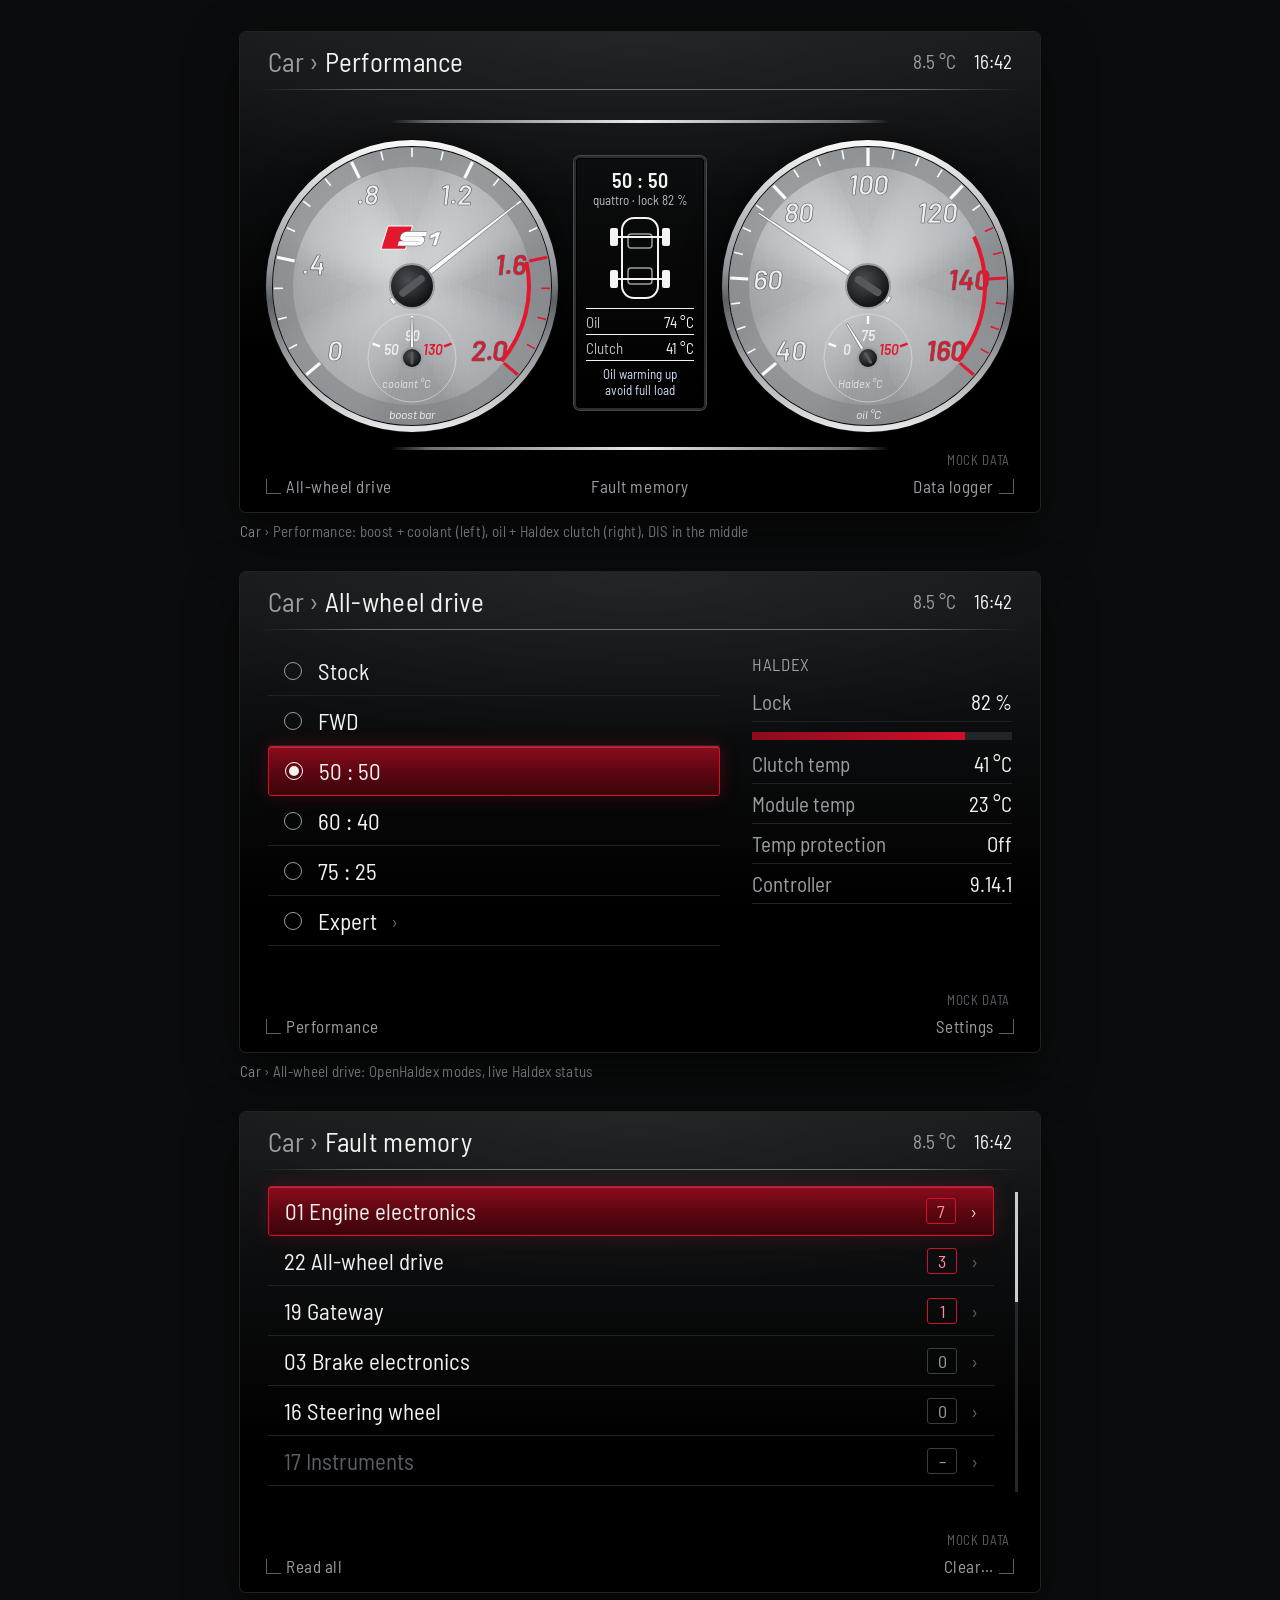
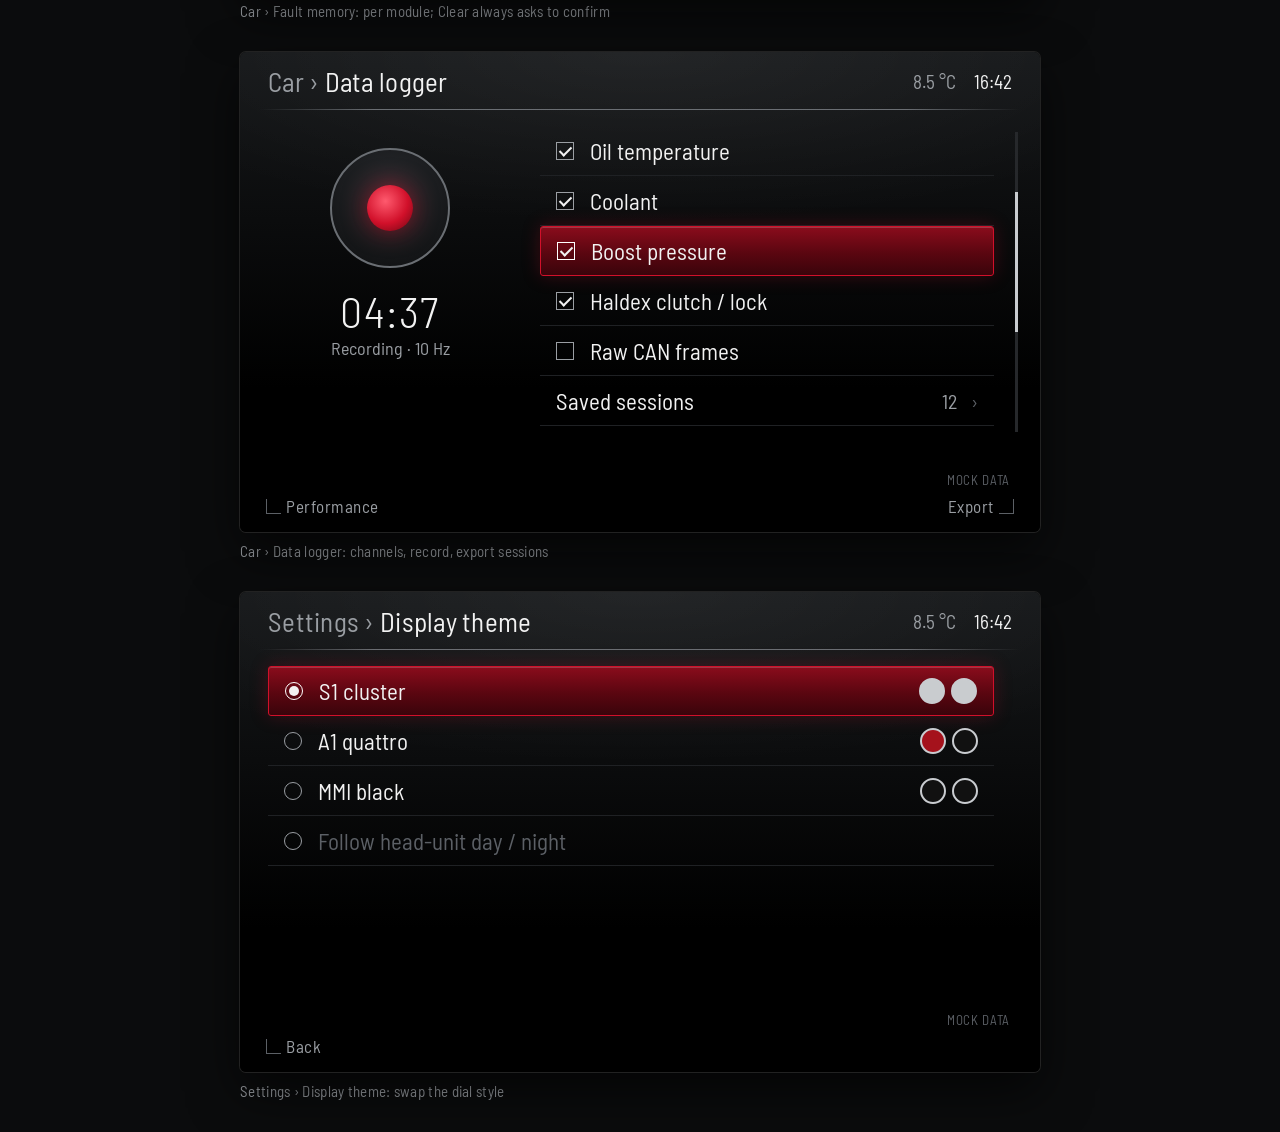
<file: docs/mockup/index.html>
<!doctype html>
<html lang="en">
<head>
<meta charset="utf-8">
<meta name="viewport" content="width=device-width, initial-scale=1">
<title>S1-Dash mockup</title>
<link rel="preconnect" href="https://fonts.googleapis.com">
<link href="https://fonts.googleapis.com/css2?family=Barlow:ital,wght@1,500;1,600;1,700&family=Barlow+Semi+Condensed:wght@300;400;500;600&display=swap" rel="stylesheet">
<style>
  /* Audi RMC / MMI look: black glass, white type, grey secondary, red selection. */
  :root {
    --bg-top: #16181a;
    --bg-bottom: #000;
    --text: #f2f2f2;
    --text-dim: #9a9ea3;
    --text-faint: #5c6066;
    --line: #3a3d41;
    --red: #d1102a;
    --red-dark: #5a0610;
    --blue: #4a8fd6;
    --amber: #e0a020;
  }
  * { box-sizing: border-box; }
  body {
    margin: 0;
    background: #0b0c0d;
    color: var(--text);
    font-family: "Barlow Semi Condensed", "Roboto Condensed", "Arial Narrow", sans-serif;
  }
  .gallery { display: flex; flex-wrap: wrap; gap: 32px; padding: 32px; justify-content: center; }
  figure { margin: 0; }
  figcaption { color: var(--text-dim); font-size: 15px; margin-top: 10px; letter-spacing: .02em; }
  body.single .gallery { padding: 0; gap: 0; }
  body.single figcaption { display: none; }
  body.single figure:not(.show) { display: none; }

  .screen {
    position: relative;
    width: 800px; height: 480px;
    overflow: hidden;
    background:
      radial-gradient(ellipse 120% 60% at 50% 0%, rgba(255,255,255,.06), transparent 60%),
      linear-gradient(180deg, var(--bg-top), var(--bg-bottom) 70%);
    border-radius: 6px;
    box-shadow: 0 0 0 1px #222, 0 20px 50px rgba(0,0,0,.6);
  }
  body.single .screen { border-radius: 0; box-shadow: none; }

  /* Header: menu path left, time + outside temp right, fading rule beneath. */
  .hdr { position: absolute; left: 0; right: 0; top: 0; height: 58px; padding: 0 28px;
         display: flex; align-items: center; justify-content: space-between; }
  .hdr .title { font-size: 27px; font-weight: 400; letter-spacing: .01em; }
  .hdr .title span { color: var(--text-dim); }
  .hdr .status { font-size: 19px; color: var(--text-dim); display: flex; gap: 18px; }
  .hdr .status b { color: var(--text); font-weight: 400; }
  .hdr::after { content: ""; position: absolute; left: 20px; right: 20px; bottom: 0; height: 1px;
                background: linear-gradient(90deg, transparent, #6a6e73 15%, #6a6e73 85%, transparent); }

  /* Corner softkey labels, like the MMI control-button legends. */
  .sk { position: absolute; font-size: 17px; color: var(--text-dim); letter-spacing: .03em; }
  .sk::before { content: ""; position: absolute; width: 14px; height: 14px; border-color: var(--text-faint); border-style: solid; }
  .sk.bl { left: 26px; bottom: 16px; padding-left: 20px; }
  .sk.bl::before { left: 0; bottom: 2px; border-width: 0 0 1px 1px; }
  .sk.br { right: 26px; bottom: 16px; padding-right: 20px; }
  .sk.br::before { right: 0; bottom: 2px; border-width: 0 1px 1px 0; }
  .sk.bm { left: 50%; transform: translateX(-50%); bottom: 16px; }
  .sk.bm::before { display: none; }
  .sk.on { color: var(--text); }

  /* MMI list */
  .list { position: absolute; left: 28px; right: 46px; top: 74px; }
  .row { height: 50px; display: flex; align-items: center; padding: 0 16px; font-size: 23px;
         border-bottom: 1px solid #1f2124; position: relative; }
  .row .val { margin-left: auto; color: var(--text-dim); font-size: 20px; }
  .row .radio { width: 18px; height: 18px; border: 1.5px solid var(--text-dim); border-radius: 50%; margin-right: 16px; position: relative; flex: none; }
  .row .radio.on::after { content: ""; position: absolute; inset: 3px; border-radius: 50%; background: var(--text); }
  .row .box { width: 18px; height: 18px; border: 1.5px solid var(--text-dim); margin-right: 16px; position: relative; flex: none; }
  .row .box.on::after { content: ""; position: absolute; left: 5px; top: 1px; width: 5px; height: 10px; border: solid var(--text); border-width: 0 2px 2px 0; transform: rotate(45deg); }
  .row .chev { color: var(--text-faint); margin-left: 14px; font-size: 20px; }
  .row.sel {
    background: linear-gradient(180deg, #8a0c1c 0%, var(--red-dark) 55%, #3a040b 100%);
    border: 1px solid var(--red);
    border-radius: 3px;
    box-shadow: inset 0 1px 0 rgba(255,255,255,.18), 0 0 18px rgba(209,16,42,.25);
  }
  .row.sel .val, .row.sel .chev { color: #f0d0d4; }
  .row.sel .radio, .row.sel .box { border-color: #fff; }
  .row.dim { color: var(--text-faint); }
  .badge { min-width: 30px; text-align: center; padding: 1px 8px; border-radius: 3px; font-size: 18px; margin-left: auto;
           border: 1px solid var(--line); color: var(--text-dim); }
  .badge.warn { border-color: var(--red); color: #ff8a98; }

  .scroll { position: absolute; right: 22px; top: 80px; width: 3px; height: 300px; background: #26282b; }
  .scroll i { position: absolute; left: 0; right: 0; background: #c9ccd0; }

  /* Side info panel */
  .panel { position: absolute; right: 28px; top: 82px; width: 260px; }
  .panel h4 { margin: 0 0 8px; font-weight: 400; color: var(--text-dim); font-size: 17px; letter-spacing: .04em; text-transform: uppercase; }
  .kv { display: flex; justify-content: space-between; font-size: 21px; padding: 7px 0; border-bottom: 1px solid #1f2124; }
  .kv span { color: var(--text-dim); }
  .bar { height: 8px; background: #222428; margin: 10px 0 4px; position: relative; }
  .bar i { position: absolute; left: 0; top: 0; bottom: 0; background: linear-gradient(90deg, #8a0c1c, var(--red)); }
  .bar i.neutral { background: linear-gradient(90deg, #6a6e73, #e8e8e8); }

  /* Cluster screen: two dials either side of a DIS, like the 8X instrument cluster. */
  .cluster { position: absolute; inset: 58px 0 40px 0; }
  .cluster .trim { position: absolute; left: 150px; right: 150px; height: 3px; border-radius: 2px;
                   background: linear-gradient(90deg, transparent, #6d7175 8%, #e9eaeb 50%, #6d7175 92%, transparent); }
  .cluster .trim.top { top: 30px; }
  .cluster .trim.bot { bottom: 22px; }
  .cluster .dial { position: absolute; top: 46px; width: 300px; height: 300px; }
  .cluster .dial.l { left: 22px; }
  .cluster .dial.r { right: 22px; }
  .cluster .dial svg { width: 300px; height: 300px; display: block; filter: drop-shadow(0 8px 18px rgba(0,0,0,.7)); }

  /* Driver information system: black LCD, white type. */
  .dis { position: absolute; left: 334px; width: 132px; top: 66px; height: 254px; border-radius: 6px;
         background: linear-gradient(180deg, #0c0d0e, #000); border: 2px solid #2b2d30;
         box-shadow: inset 0 0 0 1px #000, 0 0 0 1px #45484c; padding: 10px 10px 8px; font-size: 15px; color: #f4f4f4; }
  .dis .mode { font-size: 20px; font-weight: 600; text-align: center; letter-spacing: .02em; }
  .dis .modesub { text-align: center; font-size: 13px; color: #b9bcbf; margin-bottom: 4px; }
  .dis svg { display: block; margin: 0 auto 4px; }
  .dis .ln { display: flex; justify-content: space-between; border-top: 1px solid #f4f4f4; padding: 4px 0 3px; }
  .dis .ln span { color: #b9bcbf; }
  .dis .msg { font-size: 13px; text-align: center; border-top: 1px solid #f4f4f4; padding-top: 5px; color: #cfe0f4; }

  /* Theme picker swatches */
  .swatch { display: flex; gap: 6px; margin-left: auto; }
  .swatch i { width: 26px; height: 26px; border-radius: 50%; border: 2px solid #c9ccd0; }
  /* Logger */
  .rec { position: absolute; left: 40px; top: 96px; width: 220px; text-align: center; }
  .rec .btn { width: 120px; height: 120px; margin: 0 auto; border-radius: 50%; border: 2px solid #6a6e73;
              display: grid; place-items: center; background: radial-gradient(circle at 50% 35%, #2a2c30, #0c0d0e); }
  .rec .btn i { width: 46px; height: 46px; border-radius: 50%; background: radial-gradient(circle at 40% 35%, #ff5a6e, var(--red) 55%, #6a0612); box-shadow: 0 0 24px rgba(209,16,42,.6); }
  .rec .time { font-size: 44px; font-weight: 300; margin-top: 16px; letter-spacing: .03em; }
  .rec .sub { color: var(--text-dim); font-size: 18px; }
  .logger .list { left: 300px; }
  .mock { position: absolute; right: 30px; bottom: 44px; font-size: 13px; color: var(--text-faint); letter-spacing: .05em; }
</style>
</head>
<body>
<div class="gallery">

  <!-- 1. Performance: cluster-style dials, themed -->
  <figure id="s1">
    <div class="screen">
      <div class="hdr">
        <div class="title"><span>Car ›</span> Performance</div>
        <div class="status"><span>8.5 °C</span><b>16:42</b></div>
      </div>
      <div class="cluster">
        <div class="trim top"></div>
        <div class="dial l" id="dialL"></div>
        <div class="dis">
          <div class="mode">50 : 50</div>
          <div class="modesub">quattro · lock 82 %</div>
          <svg width="70" height="92" viewBox="0 0 70 92">
            <!-- top-down car, axle bars show where torque goes -->
            <rect x="17" y="6" width="36" height="80" rx="12" fill="none" stroke="#f4f4f4" stroke-width="2"/>
            <rect x="23" y="22" width="24" height="14" rx="3" fill="none" stroke="#9a9ea3" stroke-width="1.5"/>
            <rect x="23" y="56" width="24" height="16" rx="3" fill="none" stroke="#9a9ea3" stroke-width="1.5"/>
            <rect x="5" y="16" width="8" height="18" rx="2" fill="#f4f4f4"/>
            <rect x="57" y="16" width="8" height="18" rx="2" fill="#f4f4f4"/>
            <rect x="5" y="58" width="8" height="18" rx="2" fill="#f4f4f4"/>
            <rect x="57" y="58" width="8" height="18" rx="2" fill="#f4f4f4"/>
            <line x1="13" y1="67" x2="57" y2="67" stroke="#f4f4f4" stroke-width="2"/>
            <line x1="13" y1="25" x2="57" y2="25" stroke="#f4f4f4" stroke-width="2"/>
          </svg>
          <div class="ln"><span>Oil</span>74 °C</div>
          <div class="ln"><span>Clutch</span>41 °C</div>
          <div class="msg">Oil warming up<br>avoid full load</div>
        </div>
        <div class="dial r" id="dialR"></div>
        <div class="trim bot"></div>
      </div>
      <div class="sk bl">All-wheel drive</div>
      <div class="sk bm">Fault memory</div>
      <div class="sk br">Data logger</div>
      <div class="mock">MOCK DATA</div>
    </div>
    <figcaption>Car › Performance: boost + coolant (left), oil + Haldex clutch (right), DIS in the middle</figcaption>
  </figure>

  <!-- 2. AWD mode -->
  <figure id="s2">
    <div class="screen">
      <div class="hdr">
        <div class="title"><span>Car ›</span> All-wheel drive</div>
        <div class="status"><span>8.5 °C</span><b>16:42</b></div>
      </div>
      <div class="list" style="right:320px">
        <div class="row"><span class="radio"></span>Stock</div>
        <div class="row"><span class="radio"></span>FWD</div>
        <div class="row sel"><span class="radio on"></span>50 : 50</div>
        <div class="row"><span class="radio"></span>60 : 40</div>
        <div class="row"><span class="radio"></span>75 : 25</div>
        <div class="row"><span class="radio"></span>Expert<span class="chev">›</span></div>
      </div>
      <div class="panel">
        <h4>Haldex</h4>
        <div class="kv"><span>Lock</span>82 %</div>
        <div class="bar"><i style="width:82%"></i></div>
        <div class="kv"><span>Clutch temp</span>41 °C</div>
        <div class="kv"><span>Module temp</span>23 °C</div>
        <div class="kv"><span>Temp protection</span>Off</div>
        <div class="kv"><span>Controller</span>9.14.1</div>
      </div>
      <div class="sk bl">Performance</div>
      <div class="sk br">Settings</div>
      <div class="mock">MOCK DATA</div>
    </div>
    <figcaption>Car › All-wheel drive: OpenHaldex modes, live Haldex status</figcaption>
  </figure>

  <!-- 3. Fault memory -->
  <figure id="s3">
    <div class="screen">
      <div class="hdr">
        <div class="title"><span>Car ›</span> Fault memory</div>
        <div class="status"><span>8.5 °C</span><b>16:42</b></div>
      </div>
      <div class="list">
        <div class="row sel">01 Engine electronics<span class="badge warn">7</span><span class="chev">›</span></div>
        <div class="row">22 All-wheel drive<span class="badge warn">3</span><span class="chev">›</span></div>
        <div class="row">19 Gateway<span class="badge warn">1</span><span class="chev">›</span></div>
        <div class="row">03 Brake electronics<span class="badge">0</span><span class="chev">›</span></div>
        <div class="row">16 Steering wheel<span class="badge">0</span><span class="chev">›</span></div>
        <div class="row dim">17 Instruments<span class="badge">–</span><span class="chev">›</span></div>
      </div>
      <div class="scroll"><i style="top:0;height:110px"></i></div>
      <div class="sk bl">Read all</div>
      <div class="sk br">Clear…</div>
      <div class="mock">MOCK DATA</div>
    </div>
    <figcaption>Car › Fault memory: per module; Clear always asks to confirm</figcaption>
  </figure>

  <!-- 4. Data logger -->
  <figure id="s4">
    <div class="screen logger">
      <div class="hdr">
        <div class="title"><span>Car ›</span> Data logger</div>
        <div class="status"><span>8.5 °C</span><b>16:42</b></div>
      </div>
      <div class="rec">
        <div class="btn"><i></i></div>
        <div class="time">04:37</div>
        <div class="sub">Recording · 10 Hz</div>
      </div>
      <div class="list">
        <div class="row"><span class="box on"></span>Oil temperature</div>
        <div class="row"><span class="box on"></span>Coolant</div>
        <div class="row sel"><span class="box on"></span>Boost pressure</div>
        <div class="row"><span class="box on"></span>Haldex clutch / lock</div>
        <div class="row"><span class="box"></span>Raw CAN frames</div>
        <div class="row">Saved sessions<span class="val">12</span><span class="chev">›</span></div>
      </div>
      <div class="scroll"><i style="top:60px;height:140px"></i></div>
      <div class="sk bl">Performance</div>
      <div class="sk br">Export</div>
      <div class="mock">MOCK DATA</div>
    </div>
    <figcaption>Car › Data logger: channels, record, export sessions</figcaption>
  </figure>

  <!-- 5. Theme picker -->
  <figure id="s5">
    <div class="screen">
      <div class="hdr">
        <div class="title"><span>Settings ›</span> Display theme</div>
        <div class="status"><span>8.5 °C</span><b>16:42</b></div>
      </div>
      <div class="list">
        <div class="row sel"><span class="radio on"></span>S1 cluster<span class="swatch"><i style="background:#c9cccf"></i><i style="background:#c9cccf"></i></span></div>
        <div class="row"><span class="radio"></span>A1 quattro<span class="swatch"><i style="background:#a5121c"></i><i style="background:#111"></i></span></div>
        <div class="row"><span class="radio"></span>MMI black<span class="swatch"><i style="background:#111"></i><i style="background:#111"></i></span></div>
        <div class="row dim"><span class="radio"></span>Follow head-unit day / night</div>
      </div>
      <div class="sk bl">Back</div>
      <div class="mock">MOCK DATA</div>
    </div>
    <figcaption>Settings › Display theme: swap the dial style</figcaption>
  </figure>

</div>
<script>
  // ?s=1..5 shows a single screen at 800x480; &theme=s1|quattro|mmi picks the dial style (used by render.sh).
  const q = new URLSearchParams(location.search);
  const s = q.get("s");
  if (s) { document.body.classList.add("single"); document.getElementById("s" + s).classList.add("show"); }

  // Dial themes. Each face is [centre, edge] of a radial gradient; band = the darker outer tick ring.
  const THEMES = {
    s1: {
      faces: [["#d3d5d7", "#8c8f93"], ["#d3d5d7", "#8c8f93"]], band: "#7e8185", metal: true,
      tick: "#fbfbfb", num: "#eceded", numStroke: "#55585c", sub: "#e4e5e6", needle: "#fafafa", needleEdge: "#55585c",
      red: "#e1182e", badge: "s1",
    },
    quattro: {
      faces: [["#cf2a33", "#5c0a0f"], ["#2b2c2e", "#060606"]], band: null,
      tick: "#f5f5f5", num: "#f5f5f5", numStroke: "none", sub: "#e8e8e8", needle: "#f5f5f5", needleEdge: "#888",
      red: "#ff2a3c", badge: "quattro",
    },
    mmi: {
      faces: [["#1c1e21", "#050505"], ["#1c1e21", "#050505"]], band: null,
      tick: "#f2f2f2", num: "#b8bcc0", numStroke: "none", sub: "#9a9ea3", needle: "#ff3b52", needleEdge: "#ff3b52",
      red: "#d1102a", badge: null,
    },
  };
  const theme = THEMES[q.get("theme")] || THEMES.s1;

  const C = 150;
  const pt = (deg, r, cx = C, cy = C) => [cx + r * Math.cos(deg * Math.PI / 180), cy + r * Math.sin(deg * Math.PI / 180)];
  const arc = (a0, a1, r, cx = C, cy = C) => {
    const [x0, y0] = pt(a0, r, cx, cy), [x1, y1] = pt(a1, r, cx, cy);
    return `M${x0} ${y0} A${r} ${r} 0 ${a1 - a0 > 180 ? 1 : 0} 1 ${x1} ${y1}`;
  };
  const font = `font-family="Barlow, Barlow Semi Condensed, sans-serif" font-style="italic"`;

  // Tapered needle with a short tail, pointing along angle a.
  function needle(a, len, tail, w, cx, cy) {
    const [tx, ty] = pt(a, len, cx, cy), [bx, by] = pt(a + 180, tail, cx, cy);
    const [l1x, l1y] = pt(a - 90, w, bx, by), [l2x, l2y] = pt(a + 90, w, bx, by);
    const [t1x, t1y] = pt(a - 90, 0.9, tx, ty), [t2x, t2y] = pt(a + 90, 0.9, tx, ty);
    return `<polygon points="${l1x},${l1y} ${t1x},${t1y} ${t2x},${t2y} ${l2x},${l2y}" fill="${theme.needle}" stroke="${theme.needleEdge}" stroke-width=".6"/>`;
  }
  // Black chrome centre boss with a slot, as on the 8X cluster.
  function cap(a, r, cx, cy) {
    const [sx, sy] = pt(a, r * .55, cx, cy), [ex, ey] = pt(a + 180, r * .55, cx, cy);
    return `<circle cx="${cx}" cy="${cy}" r="${r + 2}" fill="#9a9da1"/>
      <circle cx="${cx}" cy="${cy}" r="${r}" fill="url(#boss)"/>
      <line x1="${sx}" y1="${sy}" x2="${ex}" y2="${ey}" stroke="#55585c" stroke-width="${r * .35}" stroke-linecap="round"/>`;
  }

  // Audi S badge: red slanted box with a white edge; a wide square-cornered S starts
  // inside the box and runs past its right edge; then the 1. Drawn, not a font.
  function s1Badge(x, y, k) {
    const S = "M37 3.3 H8.4 Q3.3 3.3 3.3 6.8 Q3.3 10.25 8.4 10.25 H28.6 Q33.7 10.25 33.7 13.7 Q33.7 17.2 28.6 17.2 H0";
    const one = "0,5.4 8.6,0 14,0 14,20.5 8.4,20.5 8.4,7.4 1.6,11";
    return `<g transform="translate(${x},${y}) scale(${k}) skewX(-17)">
      <rect x="0" y="0" width="36" height="34" fill="#e1182e" stroke="#fdfdfd" stroke-width="1.4"/>
      <g transform="translate(23,8.5)">
        <path d="${S}" fill="none" stroke="#5f6367" stroke-width="8"/>
        <path d="${S}" fill="none" stroke="#fbfbfb" stroke-width="6.6"/>
      </g>
      <polygon transform="translate(66,8.5)" points="${one}" fill="#fbfbfb" stroke="#5f6367" stroke-width=".8" stroke-linejoin="round"/>
    </g>`;
  }

  // Spun-aluminium look for silver faces: alternating light/dark wedges for the
  // sheen, plus fine radial grain.
  function metalSheen(id) {
    let w = "";
    for (let i = 0; i < 8; i++) {
      const a0 = i * 45 - 70, a1 = a0 + 45, [x0, y0] = pt(a0, 160), [x1, y1] = pt(a1, 160);
      const light = i % 2 === 0;
      w += `<path d="M${C} ${C} L${x0} ${y0} A160 160 0 0 1 ${x1} ${y1} Z" fill="${light ? "#fff" : "#000"}" opacity="${light ? .10 : .06}"/>`;
    }
    return `<defs><filter id="grain${id}" x="0" y="0" width="100%" height="100%">
        <feTurbulence type="fractalNoise" baseFrequency="0.9 0.02" numOctaves="2" seed="3"/>
        <feColorMatrix values="0 0 0 0 1  0 0 0 0 1  0 0 0 0 1  0 0 0 .09 0"/>
      </filter><filter id="soft${id}" x="-20%" y="-20%" width="140%" height="140%"><feGaussianBlur stdDeviation="9"/></filter>
      <clipPath id="faceclip${id}"><circle cx="${C}" cy="${C}" r="139"/></clipPath></defs>
      <g clip-path="url(#faceclip${id})"><g filter="url(#soft${id})">${w}</g>
        <rect x="0" y="0" width="300" height="300" filter="url(#grain${id})" opacity=".8"/></g>`;
  }

  // One cluster dial plus its sub-dial. main/sub: {min,max,val,step,minor,hot,dec,labels}
  function dial(id, side, main, sub, unit, subIcon) {
    const t = theme, face = t.faces[side];
    const START = 140, SWEEP = 260;
    const ang = (v, o = main, st = START, sw = SWEEP) => st + sw * (Math.min(Math.max(v, o.min), o.max) - o.min) / (o.max - o.min);
    let g = `<svg viewBox="0 0 300 300" xmlns="http://www.w3.org/2000/svg"><defs>
      <radialGradient id="face${id}" cx="45%" cy="38%" r="70%"><stop offset="0" stop-color="${face[0]}"/><stop offset="1" stop-color="${face[1]}"/></radialGradient>
      <linearGradient id="bezel${id}" x1="0" y1="0" x2="0" y2="1"><stop offset="0" stop-color="#f7f7f7"/><stop offset=".45" stop-color="#8e9195"/><stop offset=".55" stop-color="#5d6064"/><stop offset="1" stop-color="#e6e7e8"/></linearGradient>
      <radialGradient id="boss" cx="40%" cy="35%" r="70%"><stop offset="0" stop-color="#4a4d51"/><stop offset="1" stop-color="#0d0e0f"/></radialGradient>
    </defs>
      <circle cx="${C}" cy="${C}" r="147" fill="#0b0b0c"/>
      <circle cx="${C}" cy="${C}" r="143" fill="none" stroke="url(#bezel${id})" stroke-width="6"/>
      <circle cx="${C}" cy="${C}" r="139" fill="url(#face${id})"/>`;
    if (t.metal) g += metalSheen(id);
    if (t.band) g += `<circle cx="${C}" cy="${C}" r="129" fill="none" stroke="${t.band}" stroke-width="20" opacity=".55"/>`;
    // ticks
    for (let v = main.min; v <= main.max + 1e-9; v += main.minor) {
      const k = (v - main.min) / main.step, major = Math.abs(k - Math.round(k)) < 1e-6;
      const hot = main.hot != null && v >= main.hot - 1e-9;
      const a = ang(v), [x0, y0] = pt(a, major ? 120 : 129), [x1, y1] = pt(a, 138);
      g += `<line x1="${x0}" y1="${y0}" x2="${x1}" y2="${y1}" stroke="${hot ? t.red : t.tick}" stroke-width="${major ? 3.2 : 1.6}"/>`;
      if (major) {
        const [nx, ny] = pt(a, 101);
        const txt = main.labels ? main.labels(v) : (+v.toFixed(main.dec || 0));
        g += `<text x="${nx}" y="${ny + 10}" fill="${hot ? t.red : t.num}" stroke="${t.numStroke}" stroke-width=".6" font-size="28" font-weight="600" text-anchor="middle" ${font}>${txt}</text>`;
      }
    }
    if (main.hot != null) g += `<path d="${arc(ang(main.hot), ang(main.max), 117)}" fill="none" stroke="${t.red}" stroke-width="4"/>`;
    // badge
    if (t.badge === "s1" && side === 0) g += s1Badge(126, 90, 0.68); // whole badge centred on the dial
    if (t.badge === "quattro" && side === 0) g += `<text x="${C}" y="98" fill="#f5f5f5" font-size="19" font-weight="600" text-anchor="middle" letter-spacing="1" ${font}>quattro</text>`;
    // unit label along the bottom, like "1/min x1000"
    g += `<text x="${C}" y="283" fill="${t.num}" font-size="12" text-anchor="middle" ${font}>${unit}</text>`;
    // sub-dial
    const SX = C, SY = 222, SR = 44, SST = 200, SSW = 140;
    const sang = v => ang(v, sub, SST, SSW);
    g += `<circle cx="${SX}" cy="${SY}" r="${SR}" fill="none" stroke="${t.sub}" stroke-width="1" opacity=".6"/>`;
    sub.marks.forEach(v => {
      const hot = sub.hot != null && v >= sub.hot;
      const a = sang(v), [x0, y0] = pt(a, SR - 10, SX, SY), [x1, y1] = pt(a, SR - 2, SX, SY), [nx, ny] = pt(a, SR - 22, SX, SY);
      g += `<line x1="${x0}" y1="${y0}" x2="${x1}" y2="${y1}" stroke="${hot ? t.red : t.tick}" stroke-width="2.4"/>
        <text x="${nx}" y="${ny + 5}" fill="${hot ? t.red : t.num}" font-size="14" font-weight="600" text-anchor="middle" ${font}>${v}</text>`;
    });
    g += `<text x="${SX - 30}" y="${SY + 30}" fill="${t.sub}" font-size="11" ${font}>${subIcon}</text>`;
    g += needle(sang(sub.val), SR - 4, 8, 2, SX, SY) + cap(sang(sub.val), 9, SX, SY);
    // main needle + boss
    g += needle(ang(main.val), 132, 26, 3.4, C, C) + cap(ang(main.val), 21, C, C);
    g += `</svg>`;
    document.getElementById(id).innerHTML = g;
  }

  // Left: boost with coolant sub-dial (where the OEM coolant gauge sits). Right: oil with Haldex clutch sub-dial.
  dial("dialL", 0,
    { min: 0, max: 2, val: 1.4, step: 0.4, minor: 0.1, hot: 1.6, dec: 1, labels: v => v === 0 ? "0" : v.toFixed(1).replace(/^0/, "") },
    { min: 50, max: 130, val: 90, marks: [50, 90, 130], hot: 130 }, "boost bar", "coolant °C");
  dial("dialR", 1,
    { min: 40, max: 160, val: 74, step: 20, minor: 5, hot: 130 },
    { min: 0, max: 150, val: 41, marks: [0, 75, 150], hot: 150 }, "oil °C", "Haldex °C");
</script>
</body>
</html>
</file>
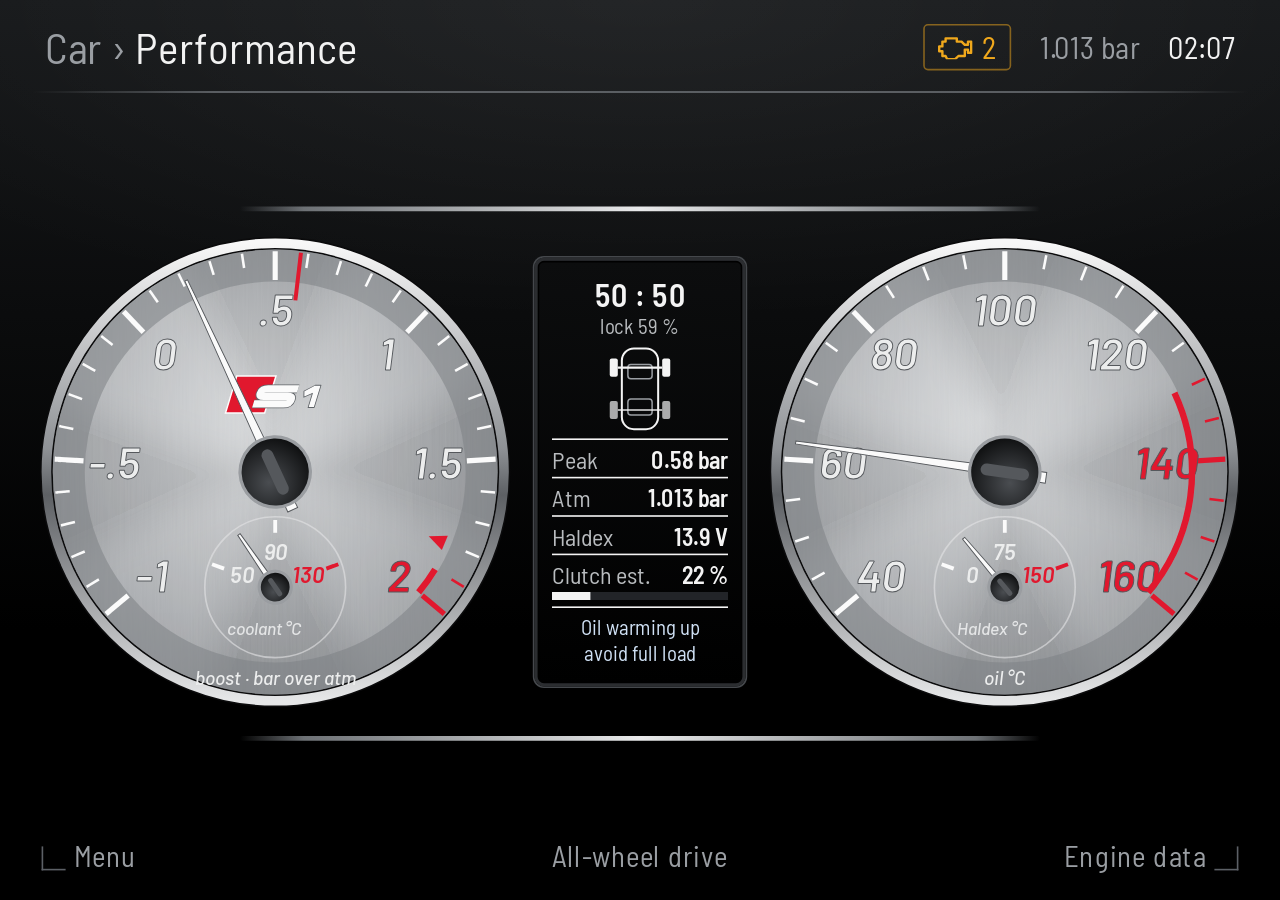
<file: app/src/main/assets/ui/index.html>
<!doctype html>
<html lang="en">
<head>
<meta charset="utf-8">
<meta name="viewport" content="width=device-width, initial-scale=1, maximum-scale=1, user-scalable=no">
<title>S1 Dash</title>
<link rel="stylesheet" href="app.css">
</head>
<body>
<div id="stage">

  <!-- Car menu -->
  <section class="screen" id="menu">
    <div class="hdr"><div class="title">Car</div><div class="status"><span class="dtc" data-go="faults"></span><span class="amb"></span><b class="clock"></b></div></div>
    <div class="list">
      <div class="row" data-go="perf">Performance<span class="chev" style="margin-left:auto">›</span></div>
      <div class="row" id="m-carplay" style="display:none">CarPlay<span class="val" id="m-cpname"></span><span class="chev">↗</span></div>
      <div class="row" data-go="sport">RS mode<span class="val">g-force, power</span><span class="chev">›</span></div>
      <div class="row" data-go="awd">All-wheel drive<span class="val" id="m-mode"></span><span class="chev">›</span></div>
      <div class="row" data-go="engine">Engine data<span class="chev" style="margin-left:auto">›</span></div>
      <div class="row" data-go="faults">Fault memory<span class="val" id="m-dtc"></span><span class="chev">›</span></div>
      <div class="row" data-go="logger">Data logger<span class="val" id="m-log"></span><span class="chev">›</span></div>
      <div class="row" data-go="tune">ECU files<span class="val" id="m-tune"></span><span class="chev">›</span></div>
      <div class="row" data-go="settings">Settings<span class="chev" style="margin-left:auto">›</span></div>
      <div class="row" id="open-simos">Open SimosTools<span class="val">frees the dongle</span><span class="chev">↗</span></div>
    </div>
    <div class="sk bl" data-go="perf">Performance</div>
  </section>

  <!-- Performance: cluster-style dials -->
  <section class="screen" id="perf">
    <div class="hdr"><div class="title"><span>Car ›</span> Performance</div><div class="status"><span class="dtc" data-go="faults"></span><span class="amb"></span><b class="clock"></b></div></div>
    <div class="cluster" id="cluster">
      <div class="trim top"></div>
      <div class="dial l" id="dialL"></div>
      <div class="dis" data-go="awd">
        <div class="mode" id="d-mode">--</div>
        <div class="modesub" id="d-lock">lock -- %</div>
        <svg width="48" height="58" viewBox="0 0 70 92">
          <rect x="17" y="6" width="36" height="80" rx="12" fill="none" stroke="#f4f4f4" stroke-width="2"/>
          <rect x="23" y="22" width="24" height="14" rx="3" fill="none" stroke="#9a9ea3" stroke-width="1.5"/>
          <rect x="23" y="56" width="24" height="16" rx="3" fill="none" stroke="#9a9ea3" stroke-width="1.5"/>
          <rect x="5" y="16" width="8" height="18" rx="2" fill="#f4f4f4"/>
          <rect x="57" y="16" width="8" height="18" rx="2" fill="#f4f4f4"/>
          <rect class="rear" x="5" y="58" width="8" height="18" rx="2" fill="#f4f4f4"/>
          <rect class="rear" x="57" y="58" width="8" height="18" rx="2" fill="#f4f4f4"/>
          <line x1="13" y1="25" x2="57" y2="25" stroke="#f4f4f4" stroke-width="2"/>
          <line class="rear" x1="13" y1="67" x2="57" y2="67" stroke="#f4f4f4" stroke-width="2"/>
        </svg>
        <div class="ln"><span id="d-k1">Peak</span><b id="d-v1">--</b></div>
        <div class="ln"><span id="d-k2">Atm</span><b id="d-v2">--</b></div>
        <div class="ln"><span id="d-k3">Haldex</span><b id="d-v3">--</b></div>
        <div class="ln"><span id="d-k4">Clutch est.</span><b id="d-v4">--</b></div>
        <div class="cbar"><i id="d-clutchbar" style="width:0%"></i></div>
        <div class="msg" id="d-msg"></div>
      </div>
      <div class="dial r" id="dialR"></div>
      <div class="trim bot"></div>
    </div>
    <div class="stats" id="perf-stats"><div class="tiles" id="perf-tiles"></div></div>
    <div class="sk bl" data-go="menu">Menu</div>
    <div class="sk bm" data-go="awd">All-wheel drive</div>
    <div class="sk br" data-go="engine">Engine data</div>
  </section>

  <!-- RS mode (like the RS screens in Audi's virtual cockpit): g-force circle and the numbers that matter on a fast road -->
  <section class="screen" id="sport">
    <div class="hdr"><div class="title"><span>Car ›</span> RS mode</div><div class="status"><span class="dtc" data-go="faults"></span><span class="amb"></span><b class="clock"></b></div></div>
    <div class="sp" id="sp">
      <div class="gwrap"><svg id="gsvg" width="360" height="360" viewBox="-180 -180 360 360"></svg><div class="gnote" id="g-note"></div></div>
      <div class="gside">
        <div class="gnow"><div><span>Lateral</span><b id="g-lat">--</b></div><div><span id="g-lonl">Long.</span><b id="g-lon">--</b></div></div>
        <h4>Peaks<span class="btn" id="g-reset">Reset</span></h4>
        <div class="gpk"><div><span>Left</span><b id="pk-l">--</b></div><div><span>Right</span><b id="pk-r">--</b></div>
          <div><span>Braking</span><b id="pk-b">--</b></div><div><span>Accel.</span><b id="pk-a">--</b></div></div>
        <div class="kv"><span>Power (ECU est.)</span><b id="sp-pow">--</b></div>
        <div class="kv"><span>Boost</span><b id="sp-boost">--</b></div>
        <div class="kv"><span>Oil</span><b id="sp-oil">--</b></div>
        <div class="kv"><span>Haldex lock</span><b id="sp-lock">--</b></div>
      </div>
    </div>
    <div class="sk bl" data-back>Back</div>
    <div class="sk br" data-go="perf">Performance</div>
  </section>

  <!-- All-wheel drive -->
  <section class="screen" id="awd">
    <div class="hdr"><div class="title"><span>Car ›</span> All-wheel drive</div><div class="status"><span class="dtc" data-go="faults"></span><span class="amb"></span><b class="clock"></b></div></div>
    <div class="list" id="modes" style="right:340px"></div>
    <div class="panel">
      <h4>Haldex</h4>
      <div class="kv"><span>Lock</span><b id="a-lock">--</b></div>
      <div class="bar"><i id="a-lockbar" style="width:0%"></i></div>
      <div class="kv"><span>Target</span><b id="a-target">--</b></div>
      <div class="kv"><span>Clutch temp</span><b id="a-clutch">--</b></div>
      <div class="kv"><span>Module temp</span><b id="a-module">--</b></div>
      <div class="kv"><span>Voltage</span><b id="a-volts">--</b></div>
      <div class="kv"><span>Temp protection</span><b id="a-prot">--</b></div>
      <div class="kv"><span>OpenHaldex</span><b id="a-oh">--</b></div>
      <div class="kv"><span>Forced by</span><b id="a-ovr">--</b></div>
    </div>
    <div class="sk bl" data-back>Back</div>
    <div class="sk br" data-go="perf">Performance</div>
  </section>

  <!-- Engine data: the SimosTools set -->
  <section class="screen" id="engine">
    <div class="hdr"><div class="title"><span>Car ›</span> Engine data</div><div class="status"><span class="dtc" data-go="faults"></span><span class="amb"></span><b class="clock"></b></div></div>
    <div class="grid"><div class="tiles" id="eng-tiles"></div></div>
    <div class="sk bl" data-back>Back</div>
    <div class="sk bm" id="eng-status"></div>
    <div class="sk br" data-go="perf">Performance</div>
  </section>

  <!-- Fault memory -->
  <section class="screen" id="faults">
    <div class="hdr"><div class="title"><span>Car ›</span> Fault memory</div><div class="status"><span class="amb"></span><b class="clock"></b></div></div>
    <div class="list" id="fault-list"></div>
    <div class="sk bl" data-back>Back</div>
    <div class="sk bm" id="f-read">Read</div>
    <div class="sk br" id="f-clear">Clear…</div>
  </section>

  <!-- Data logger -->
  <section class="screen logger" id="logger">
    <div class="hdr"><div class="title"><span>Car ›</span> Data logger</div><div class="status"><span class="dtc" data-go="faults"></span><span class="amb"></span><b class="clock"></b></div></div>
    <div class="rec" id="rec">
      <div class="btn" id="rec-btn"><i></i></div>
      <div class="time" id="rec-time">00:00</div>
      <div class="note" id="rec-note">Tap to record · 10 Hz</div>
    </div>
    <div class="list" id="log-list"></div>
    <div class="sk bl" data-back>Back</div>
  </section>

  <!-- ECU files: CAL slots, flashed by SimosTools -->
  <section class="screen" id="tune">
    <div class="hdr"><div class="title"><span>Car ›</span> ECU files</div><div class="status"><span class="amb"></span><b class="clock"></b></div></div>
    <div class="list" id="tune-list"></div>
    <div class="sk bl" id="tune-left"></div>
    <div class="sk br" id="tune-right"></div>
  </section>

  <!-- Settings -->
  <section class="screen" id="settings">
    <div class="hdr"><div class="title"><span>Car ›</span> Settings</div><div class="status"><span class="amb"></span><b class="clock"></b></div></div>
    <div class="list" id="set-list"></div>
    <div class="sk bl" data-back>Back</div>
    <div class="sk br" id="ver"></div>
  </section>

  <div class="modal" id="modal"><div class="box">
    <h3 id="m-title"></h3><p id="m-text"></p><div class="mlist" id="m-list"></div>
    <div class="actions"><div id="m-cancel">Cancel</div><div class="go" id="m-ok">OK</div></div>
  </div></div>
</div>
<script src="app.js"></script>
</body>
</html>
</file>
<file: app/src/main/assets/ui/app.css>
/* Audi RMC / MMI look: black glass, white type, grey secondary, red selection.
   Written for old Android WebViews too (Android 9 head units): no `inset`,
   no flexbox `gap`, no optional chaining in the JS. */
@font-face { font-family: "Barlow"; font-style: italic; font-weight: 500; src: url(fonts/Barlow-MediumItalic.ttf); }
@font-face { font-family: "Barlow"; font-style: italic; font-weight: 600; src: url(fonts/Barlow-SemiBoldItalic.ttf); }
@font-face { font-family: "Barlow"; font-style: italic; font-weight: 700; src: url(fonts/Barlow-BoldItalic.ttf); }
@font-face { font-family: "BSC"; font-weight: 300; src: url(fonts/BarlowSemiCondensed-Light.ttf); }
@font-face { font-family: "BSC"; font-weight: 400; src: url(fonts/BarlowSemiCondensed-Regular.ttf); }
@font-face { font-family: "BSC"; font-weight: 500; src: url(fonts/BarlowSemiCondensed-Medium.ttf); }
@font-face { font-family: "BSC"; font-weight: 600; src: url(fonts/BarlowSemiCondensed-SemiBold.ttf); }

:root {
  --text: #f2f2f2;
  --text-dim: #9a9ea3;
  --text-faint: #5c6066;
  --line: #3a3d41;
  --red: #d1102a;
  --red-dark: #5a0610;
  --blue: #4a8fd6;
  --amber: #f0a81c;
}
* { box-sizing: border-box; -webkit-tap-highlight-color: transparent; -webkit-user-select: none; user-select: none; }
html, body { margin: 0; height: 100%; overflow: hidden; background: #000; color: var(--text);
  font-family: "BSC", "Roboto Condensed", "Arial Narrow", sans-serif; }

/* The stage is laid out in logical px (480 tall in landscape) and scaled to fit the screen. */
#stage { position: absolute; left: 0; top: 0; transform-origin: 0 0; overflow: hidden;
  background:
    radial-gradient(ellipse 120% 60% at 50% 0%, rgba(255,255,255,.06), transparent 60%),
    linear-gradient(180deg, #16181a, #000 70%); }

.screen { position: absolute; left: 0; top: 0; right: 0; bottom: 0; display: none; }
.screen.on { display: block; }

.hdr { position: absolute; left: 0; right: 0; top: 0; height: 58px; padding: 0 28px;
  display: flex; align-items: center; justify-content: space-between; }
.hdr .title { font-size: 27px; font-weight: 400; letter-spacing: .01em; white-space: nowrap; }
.hdr .title span { color: var(--text-dim); }
.hdr .status { font-size: 19px; color: var(--text-dim); display: flex; align-items: center; }
.hdr .status > * { margin-left: 18px; }
.hdr .status b { color: var(--text); font-weight: 400; }
.hdr::after { content: ""; position: absolute; left: 20px; right: 20px; bottom: 0; height: 1px;
  background: linear-gradient(90deg, transparent, #6a6e73 15%, #6a6e73 85%, transparent); }
.dtc { display: none; align-items: center; color: var(--amber); font-size: 19px; padding: 2px 8px;
  border: 1px solid rgba(240,168,28,.5); border-radius: 3px; }
.dtc.show { display: flex; }
.dtc svg { margin-right: 6px; }
.cp { display: none; color: var(--text); font-size: 17px; padding: 2px 10px; border: 1px solid var(--line); border-radius: 3px; white-space: nowrap; cursor: pointer; }
.cp:active { border-color: var(--red); background: var(--red-dark); }
.ovr { display: none; color: var(--amber); font-size: 17px; padding: 2px 8px; border: 1px solid rgba(240,168,28,.6); border-radius: 3px; white-space: nowrap; }
.simos { display: none; color: var(--blue); font-size: 17px; padding: 2px 8px; border: 1px solid rgba(74,143,214,.6); border-radius: 3px; white-space: nowrap; }

.sk { position: absolute; font-size: 18px; color: var(--text-dim); letter-spacing: .03em; padding: 6px 0; }
.sk:active { color: #fff; }
.sk::before { content: ""; position: absolute; width: 14px; height: 14px; border-color: var(--text-faint); border-style: solid; }
.sk.bl { left: 26px; bottom: 10px; padding-left: 20px; }
.sk.bl::before { left: 0; bottom: 8px; border-width: 0 0 1px 1px; }
.sk.br { right: 26px; bottom: 10px; padding-right: 20px; }
.sk.br::before { right: 0; bottom: 8px; border-width: 0 1px 1px 0; }
.sk.bm { left: 50%; transform: translateX(-50%); bottom: 10px; }
.sk.bm::before { display: none; }

/* MMI list */
.list { position: absolute; left: 28px; right: 40px; top: 72px; bottom: 54px; overflow-y: auto; -webkit-overflow-scrolling: touch; }
.list::-webkit-scrollbar, .grid::-webkit-scrollbar, .stats::-webkit-scrollbar { width: 3px; }
.list::-webkit-scrollbar-track, .grid::-webkit-scrollbar-track, .stats::-webkit-scrollbar-track { background: #26282b; }
.list::-webkit-scrollbar-thumb, .grid::-webkit-scrollbar-thumb, .stats::-webkit-scrollbar-thumb { background: #c9ccd0; }
.row { min-height: 52px; display: flex; align-items: center; padding: 0 16px; font-size: 23px;
  border-bottom: 1px solid #1f2124; position: relative; border-left: 1px solid transparent; border-right: 1px solid transparent; }
.row.head { min-height: 40px; font-size: 16px; color: var(--text-dim); letter-spacing: .06em; text-transform: uppercase; padding-top: 10px; border-bottom-color: #2c2f33; }
.row .val { margin-left: auto; color: var(--text-dim); font-size: 21px; }
.row .radio { width: 18px; height: 18px; border: 1.5px solid var(--text-dim); border-radius: 50%; margin-right: 16px; position: relative; flex: none; }
.row .radio.on::after { content: ""; position: absolute; left: 3px; top: 3px; right: 3px; bottom: 3px; border-radius: 50%; background: var(--text); }
.row .box { width: 18px; height: 18px; border: 1.5px solid var(--text-dim); margin-right: 16px; position: relative; flex: none; }
/* A checkbox inside a dialog (.box there is the dialog itself) */
.row .tick { width: 18px; height: 18px; border: 1.5px solid var(--text-dim); margin-right: 16px; position: relative; flex: none; }
.row .tick.on::after { content: ""; position: absolute; left: 5px; top: 1px; width: 5px; height: 10px; border: solid var(--text); border-width: 0 2px 2px 0; transform: rotate(45deg); }
.row .box.on::after { content: ""; position: absolute; left: 5px; top: 1px; width: 5px; height: 10px; border: solid var(--text); border-width: 0 2px 2px 0; transform: rotate(45deg); }
.row .chev { color: var(--text-faint); margin-left: 14px; font-size: 20px; }
.row:active, .row.sel {
  background: linear-gradient(180deg, #8a0c1c 0%, var(--red-dark) 55%, #3a040b 100%);
  border: 1px solid var(--red); border-radius: 3px;
  box-shadow: inset 0 1px 0 rgba(255,255,255,.18), 0 0 18px rgba(209,16,42,.25); }
.row.head:active { background: none; border-color: transparent; box-shadow: none; border-bottom-color: #2c2f33; }
.row.sel .val, .row.sel .chev, .row:active .val { color: #f0d0d4; }
.row.dim { color: var(--text-faint); }
.row input { margin-left: auto; width: 260px; background: #111214; color: var(--text); border: 1px solid var(--line);
  font: inherit; font-size: 20px; padding: 6px 10px; border-radius: 3px; -webkit-user-select: text; user-select: text; }
.row .btn { margin-left: 12px; padding: 4px 16px; border: 1px solid var(--line); border-radius: 3px; font-size: 20px; color: var(--text); }
.row .btn:active { border-color: var(--red); background: var(--red-dark); }
.row .btn.on { border-color: var(--red); background: var(--red-dark); }
.badge { min-width: 30px; text-align: center; padding: 1px 8px; border-radius: 3px; font-size: 18px; margin-left: auto;
  border: 1px solid var(--line); color: var(--text-dim); }
.badge.warn { border-color: var(--red); color: #ff8a98; }
.sub { color: var(--text-dim); font-size: 17px; margin-left: 12px; }

/* Side info panel (All-wheel drive) */
.panel { position: absolute; right: 28px; top: 80px; width: 280px; }
.panel h4 { margin: 0 0 8px; font-weight: 400; color: var(--text-dim); font-size: 17px; letter-spacing: .04em; text-transform: uppercase; }
.kv { display: flex; justify-content: space-between; font-size: 21px; padding: 7px 0; border-bottom: 1px solid #1f2124; }
.kv span { color: var(--text-dim); }
.bar { height: 8px; background: #222428; margin: 10px 0 4px; position: relative; }
.bar i { position: absolute; left: 0; top: 0; bottom: 0; background: linear-gradient(90deg, #8a0c1c, var(--red)); }

/* Cluster */
.cluster { position: absolute; top: 58px; width: 800px; height: 382px; }
.cluster .trim { position: absolute; left: 150px; right: 150px; height: 3px; border-radius: 2px;
  background: linear-gradient(90deg, transparent, #6d7175 8%, #e9eaeb 50%, #6d7175 92%, transparent); }
.cluster .trim.top { top: 30px; }
.cluster .trim.bot { bottom: 18px; }
.dial { position: absolute; top: 46px; width: 300px; height: 300px; }
.dial.l { left: 22px; }
.dial.r { right: 22px; }
.dial svg { width: 300px; height: 300px; display: block; }
.dis { position: absolute; left: 334px; width: 132px; top: 62px; height: 268px; border-radius: 6px;
  background: linear-gradient(180deg, #0c0d0e, #000); border: 2px solid #2b2d30;
  box-shadow: inset 0 0 0 1px #000, 0 0 0 1px #45484c; padding: 9px 9px 8px; font-size: 15px; color: #f4f4f4; overflow: hidden; }
.dis .mode { font-size: 20px; font-weight: 600; text-align: center; letter-spacing: .02em; }
.dis .modesub { text-align: center; font-size: 13px; color: #b9bcbf; margin-bottom: 2px; }
.dis svg { display: block; margin: 0 auto 2px; }
.dis .ln { display: flex; justify-content: space-between; border-top: 1px solid #f4f4f4; padding: 3px 0 2px; }
.dis .ln span { color: #b9bcbf; }
.dis .cbar { height: 5px; background: #222428; margin-bottom: 4px; position: relative; }
.dis .cbar i { position: absolute; left: 0; top: 0; bottom: 0; background: #f4f4f4; }
.dis .cbar.warn i { background: var(--amber); }
.dis .cbar.alarm i { background: #ff6b7d; }
.dis .msg { font-size: 13px; text-align: center; border-top: 1px solid #f4f4f4; padding-top: 4px; color: #cfe0f4; min-height: 34px; }
.dis .msg.warn { color: var(--amber); }
.dis .msg.alarm { color: #ff6b7d; }

/* Extra stats beside or below the cluster on big screens */
.stats { position: absolute; display: none; }
.stats.on { display: block; }
.tiles { display: flex; flex-wrap: wrap; }
.tile { width: 50%; padding: 8px 12px; border-bottom: 1px solid #1f2124; }
.tile .k { color: var(--text-dim); font-size: 15px; letter-spacing: .03em; }
.tile .v { font-size: 30px; font-weight: 300; }
.tile .v small { font-size: 16px; color: var(--text-dim); margin-left: 4px; }
.tile.warn .v { color: var(--amber); }
.tile.alarm .v { color: #ff6b7d; }

/* Engine data screen */
.grid { position: absolute; left: 28px; right: 28px; top: 70px; bottom: 54px; overflow-y: auto; }
.grid .tile { width: 25%; }

/* Logger */
.rec { position: absolute; left: 40px; top: 96px; width: 220px; text-align: center; }
.rec .btn { width: 120px; height: 120px; margin: 0 auto; border-radius: 50%; border: 2px solid #6a6e73;
  display: flex; align-items: center; justify-content: center; background: radial-gradient(circle at 50% 35%, #2a2c30, #0c0d0e); }
.rec .btn i { width: 46px; height: 46px; border-radius: 50%; background: radial-gradient(circle at 40% 35%, #8a8e93, #4a4d51 55%, #222); }
.rec.on .btn i { background: radial-gradient(circle at 40% 35%, #ff5a6e, var(--red) 55%, #6a0612); box-shadow: 0 0 24px rgba(209,16,42,.6); }
.rec .time { font-size: 44px; font-weight: 300; margin-top: 16px; letter-spacing: .03em; }
.rec .note { color: var(--text-dim); font-size: 17px; }
.logger .list { left: 300px; }

/* ECU files */
.row .chk { width: 26px; flex: none; font-weight: 600; }
.row .chk.pass { color: #6fd08c; }
.row .chk.warn { color: var(--amber); }
.row .chk.fail { color: #ff6b7d; }
.row .chk.wait { color: var(--text-faint); }
.row .det { margin-left: auto; padding-left: 16px; color: var(--text-dim); font-size: 18px; text-align: right; }
.row.note { font-size: 18px; color: var(--text-dim); min-height: 40px; padding-top: 6px; padding-bottom: 6px; }
.row.alert { font-size: 19px; color: var(--amber); min-height: 40px; }
.sk.go { color: var(--text); }
.sk.off { color: var(--text-faint); }

/* Modal (confirm / device picker) */
.modal { position: absolute; left: 0; top: 0; right: 0; bottom: 0; background: rgba(0,0,0,.72); display: none; z-index: 10; }
.modal.on { display: block; }
.modal .box { position: absolute; left: 50%; top: 50%; transform: translate(-50%, -50%); width: 560px; max-height: 400px;
  background: linear-gradient(180deg, #1b1d20, #08090a); border: 1px solid #45484c; border-radius: 6px; padding: 18px 20px; }
.modal h3 { margin: 0 0 10px; font-weight: 400; font-size: 24px; }
.modal p { color: var(--text-dim); font-size: 19px; margin: 0 0 16px; }
.modal .mlist { max-height: 250px; overflow-y: auto; margin-bottom: 10px; }
.modal .actions { display: flex; justify-content: flex-end; }
.modal .actions div { margin-left: 12px; padding: 8px 22px; border: 1px solid var(--line); border-radius: 3px; font-size: 21px; }
.modal .actions div.go { border-color: var(--red); background: linear-gradient(180deg, #8a0c1c, var(--red-dark)); }

/* RS mode */
.sp { position: absolute; left: 0; top: 64px; width: 800px; height: 370px; }
.gwrap { position: absolute; left: 24px; top: 0; width: 360px; height: 360px; }
.gnote { position: absolute; left: 0; right: 0; top: 150px; text-align: center; color: var(--amber); font-size: 19px; padding: 0 50px; }
#gsvg .ring { fill: none; stroke: var(--line); stroke-width: 1.5; }
#gsvg .ring.one { stroke: var(--text-faint); stroke-width: 2; }
#gsvg .axis { stroke: var(--line); stroke-width: 1; }
#gsvg text { fill: var(--text-dim); font-size: 13px; }
#gsvg .trail { fill: none; stroke: var(--red); stroke-width: 3; stroke-linecap: round; stroke-linejoin: round; opacity: .45; }
#gsvg .dot { fill: var(--red); stroke: #fff; stroke-width: 2; }
#gsvg .peak { fill: none; stroke: var(--amber); stroke-width: 2.5; }
.gside { position: absolute; left: 420px; right: 28px; top: 0; }
.gside h4 { margin: 14px 0 4px; font-weight: 400; color: var(--text-dim); font-size: 17px; letter-spacing: .04em; text-transform: uppercase; display: flex; align-items: center; }
.gside h4 .btn { margin-left: auto; text-transform: none; letter-spacing: 0; padding: 2px 14px; border: 1px solid var(--line); border-radius: 3px; font-size: 17px; color: var(--text); }
.gside h4 .btn:active { border-color: var(--red); background: var(--red-dark); }
.gnow, .gpk { display: grid; grid-template-columns: 1fr 1fr; column-gap: 18px; }
.gnow div, .gpk div { display: flex; flex-direction: column; padding: 4px 0; border-bottom: 1px solid #1f2124; }
.gnow span, .gpk span { color: var(--text-dim); font-size: 16px; }
.gnow b { font-size: 40px; font-weight: 300; }
.gpk b { font-size: 24px; font-weight: 400; }
.gside .kv { font-size: 19px; padding: 5px 0; }
.sp.tall { height: auto; }
.sp.tall .gwrap { left: 100px; width: 600px; height: 600px; }
.sp.tall .gnote { top: 260px; }
.sp.tall .gside { position: absolute; left: 60px; right: 60px; top: 630px; }

/* Key navigation (#1078): the highlighted item, and a hover for the remote's air-mouse pointer */
.kfocus { outline: 3px solid var(--red); outline-offset: -3px; border-radius: 4px; }
.sk.kfocus, .btn.kfocus, .cp.kfocus { outline-offset: 2px; }
@media (hover: hover) and (pointer: fine) {
  .row[data-go]:hover, .row[data-set]:hover, .row[data-mode]:hover, .row[data-pkg]:hover, .row[id]:hover { background: rgba(255,255,255,.06); }
  .btn:hover, .sk:hover, .cp:hover { border-color: var(--text-dim); color: #fff; }
}
</file>
